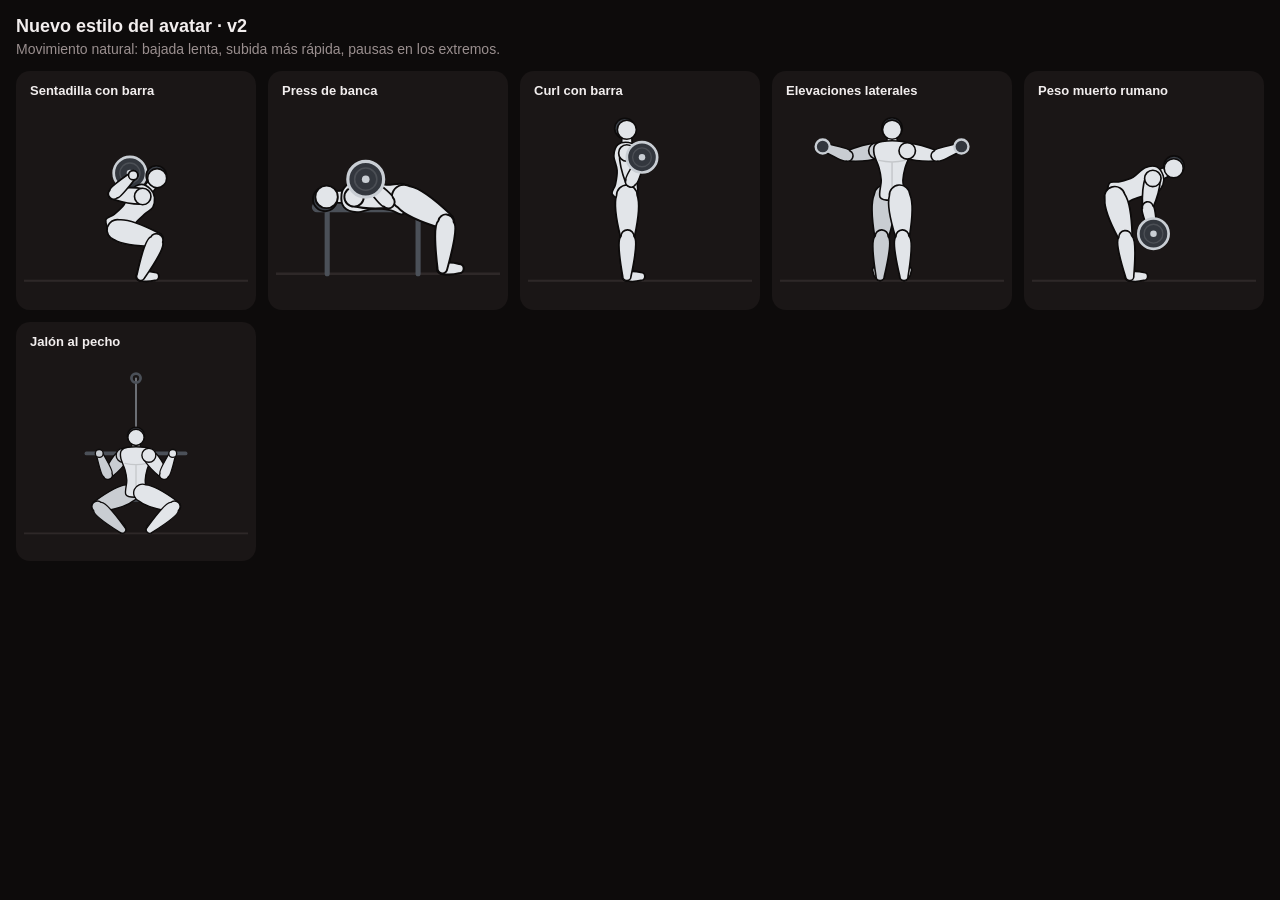
<file: avatar-preview.html>
<!doctype html><html lang="es"><head><meta charset="utf-8"><meta name="viewport" content="width=device-width,initial-scale=1"><title>Avatar Gym</title>
<style>:root{--ac:#c9ced4}body{background:#0d0b0b;color:#f2eeee;font:14px -apple-system,Segoe UI,sans-serif;margin:0;padding:16px}h1{font-size:18px;margin:0 0 4px}p{color:#9a8f8f;margin:0 0 14px}.g{display:grid;grid-template-columns:repeat(auto-fit,minmax(220px,1fr));gap:12px}.c{background:#1a1616;border-radius:14px;padding:8px}.c b{display:block;font-size:13px;margin:4px 6px}.a{height:200px}</style></head><body>
<h1>Nuevo estilo del avatar · v2</h1><p>Movimiento natural: bajada lenta, subida más rápida, pausas en los extremos.</p><div class="g" id="g"></div>
<script>// Avatar animado de ejercicios: figura 2D con cinemática inversa.
// Ángulos: 0 = abajo, 90 = adelante (derecha), 180 = arriba, 270 = atrás.
// Cada postura: t (torso), H1/H2 (mano respecto al hombro), F1/F2 (tobillo respecto a la cadera),
// eb/kb (lado al que se doblan codo/rodilla), ft1/ft2 (ángulo del pie). v:'f' = vista de frente.
const BL = { t: 46, n: 6, hr: 8.5, ua: 27, fa: 25, th: 38, sh: 37, ft: 13 };
const dv = a => [Math.sin(a * Math.PI / 180), Math.cos(a * Math.PI / 180)];
const ad = (p, v, s = 1) => [p[0] + v[0] * s, p[1] + v[1] * s];
function ik(s, t, l1, l2, b) {
  const dx = t[0] - s[0], dy = t[1] - s[1], d = Math.hypot(dx, dy) || .001;
  const dd = Math.min(l1 + l2 - .01, Math.max(Math.abs(l1 - l2) + .01, d));
  const ux = dx / d, uy = dy / d;
  const a = Math.acos((l1 * l1 + dd * dd - l2 * l2) / (2 * l1 * dd)) * b, c = Math.cos(a), si = Math.sin(a);
  return [[s[0] + (ux * c - uy * si) * l1, s[1] + (ux * si + uy * c) * l1], [s[0] + ux * dd, s[1] + uy * dd]];
}
function rigPose(P, sp) {
  const fr = sp.v === 'f', hip = [0, 0], sh = ad(hip, dv(P.t), sp.tl || BL.t), hd = ad(sh, dv(P.hd ?? P.t), BL.n + BL.hr);
  const sj = ad(sh, dv(P.t), fr ? -5 : -7);
  const S1 = fr ? ad(sj, [14, 0]) : sj, S2 = fr ? ad(sj, [-14, 0]) : sj, P1 = fr ? [7, 0] : hip, P2 = fr ? [-7, 0] : hip;
  // rel: manos medidas respecto al tronco (giran con él), p. ej. barra apoyada en la espalda
  const rot = v => { if (!(P.rel || sp.rel)) return v; const d = (P.t - 180) * Math.PI / 180, c = Math.cos(d), s = Math.sin(d); return [v[0] * c + v[1] * s, v[1] * c - v[0] * s]; };
  const H2 = rot(P.H2 || P.H1), F2 = P.F2 || P.F1, mx = v => fr ? [-v[0], v[1]] : v;
  P = Object.assign({}, P, { H1: rot(P.H1) });
  const eb = P.eb ?? 1, kb = P.kb ?? -1, eb2 = P.eb2 ?? eb, kb2 = P.kb2 ?? kb;
  const [e1, h1] = ik(S1, ad(S1, P.H1), BL.ua, BL.fa, eb), [e2, h2] = ik(S2, ad(S2, mx(H2)), BL.ua, BL.fa, fr ? -eb2 : eb2);
  const [k1, an1] = ik(P1, ad(P1, P.F1), BL.th, BL.sh, kb), [k2, an2] = ik(P2, ad(P2, mx(F2)), BL.th, BL.sh, fr ? -kb2 : kb2);
  const f1 = P.ft1 ?? 90, f2 = P.ft2 ?? f1;
  const toe1 = ad(an1, dv(fr ? 150 : f1), fr ? 7 : BL.ft), toe2 = ad(an2, dv(fr ? -150 : f2), fr ? 7 : BL.ft);
  return { hip, sh, hd, S1, S2, P1, P2, e1, h1, e2, h2, k1, an1, k2, an2, toe1, toe2, hm: [(h1[0] + h2[0]) / 2, (h1[1] + h2[1]) / 2] };
}
function anchorJ(J, sp) {
  const [k, x, y] = sp.anc || ['an1', 100, 160], o = J[k], dx = x - o[0], dy = y - o[1];
  for (const n in J) J[n] = [J[n][0] + dx, J[n][1] + dy];
  return J;
}
function placePose(P, sp) { return anchorJ(rigPose(P, sp), sp); }
// Postura intermedia natural: se interpolan los ÁNGULOS de cada articulación (los huesos giran, no se deslizan)
const angOf = (a, b) => Math.atan2(b[0] - a[0], b[1] - a[1]);
const lerpAng = (a, b, u) => { let d = b - a; while (d > Math.PI) d -= 2 * Math.PI; while (d < -Math.PI) d += 2 * Math.PI; return a + d * u; };
function poseAt(sp, u) {
  if (!sp._JA) { sp._JA = rigPose(sp.A, sp); sp._JB = rigPose(sp.B, sp); }
  const A = sp._JA, B = sp._JB, fr = sp.v === 'f', L = (a, b) => a + (b - a) * u;
  const t = L(sp.A.t ?? 180, sp.B.t ?? 180), hdA = L(sp.A.hd ?? sp.A.t ?? 180, sp.B.hd ?? sp.B.t ?? 180);
  const hip = [0, 0], sh = ad(hip, dv(t), sp.tl || BL.t), hd = ad(sh, dv(hdA), BL.n + BL.hr), sj = ad(sh, dv(t), fr ? -5 : -7);
  const J = { hip, sh, hd, S1: fr ? ad(sj, [14, 0]) : sj, S2: fr ? ad(sj, [-14, 0]) : sj, P1: fr ? [7, 0] : hip, P2: fr ? [-7, 0] : hip };
  const chain = (root, mid, end, l1, l2) => {
    const a1 = lerpAng(angOf(A[root], A[mid]), angOf(B[root], B[mid]), u), a2 = lerpAng(angOf(A[mid], A[end]), angOf(B[mid], B[end]), u);
    J[mid] = [J[root][0] + Math.sin(a1) * l1, J[root][1] + Math.cos(a1) * l1];
    J[end] = [J[mid][0] + Math.sin(a2) * l2, J[mid][1] + Math.cos(a2) * l2];
  };
  chain('S1', 'e1', 'h1', BL.ua, BL.fa); chain('S2', 'e2', 'h2', BL.ua, BL.fa);
  chain('P1', 'k1', 'an1', BL.th, BL.sh); chain('P2', 'k2', 'an2', BL.th, BL.sh);
  const fl = fr ? 7 : BL.ft;
  [['an1', 'toe1'], ['an2', 'toe2']].forEach(([a, b]) => { const g = lerpAng(angOf(A[a], A[b]), angOf(B[a], B[b]), u); J[b] = [J[a][0] + Math.sin(g) * fl, J[a][1] + Math.cos(g) * fl]; });
  J.hm = [(J.h1[0] + J.h2[0]) / 2, (J.h1[1] + J.h2[1]) / 2];
  return anchorJ(J, sp);
}
function lerpPose(A, B, u) {
  const o = {};
  for (const k of new Set([...Object.keys(A), ...Object.keys(B)])) {
    const a = A[k] ?? B[k], b = B[k] ?? A[k];
    o[k] = Array.isArray(a) ? a.map((v, i) => v + (b[i] - v) * u) : typeof a === 'number' ? a + (b - a) * u : a;
  }
  return o;
}
const AV = { body: '#d9dde2', far: '#7d848d', eq: '#4b5058', floor: '#2e2828' };
function ln(a, b, w, c, op = '') { return `<line x1="${a[0].toFixed(1)}" y1="${a[1].toFixed(1)}" x2="${b[0].toFixed(1)}" y2="${b[1].toFixed(1)}" stroke="${c}" stroke-width="${w}" stroke-linecap="round"${op}/>`; }
function cir(p, r, f, s = '', sw = 0) { return `<circle cx="${p[0].toFixed(1)}" cy="${p[1].toFixed(1)}" r="${r}" fill="${f}"${s ? ` stroke="${s}" stroke-width="${sw}"` : ''}/>`; }
function eqPt(J, r, dx = 0, dy = 0) { const p = typeof r === 'string' ? J[r] : r; return [p[0] + dx, p[1] + dy]; }
const FRONT_EQ = new Set(['bb', 'db', 'grip', 'wheel', 'pad']);
function drawEq(J, eq, front) {
  let s = '';
  for (const e of eq || []) {
    if (FRONT_EQ.has(e[0]) !== front) continue;
    switch (e[0]) {
      case 'ln': s += ln([e[1], e[2]], [e[3], e[4]], e[5] || 5, AV.eq); break;
      case 'box': s += `<rect x="${e[1]}" y="${e[2]}" width="${e[3]}" height="${e[4]}" rx="3" fill="${AV.eq}"/>`; break;
      case 'seg': { const a = eqPt(J, e[1], e[3], e[4]), b = eqPt(J, e[2], e[3], e[4]), L = Math.hypot(b[0] - a[0], b[1] - a[1]) || 1, u = [(b[0] - a[0]) / L, (b[1] - a[1]) / L], x = e[6] || 0; s += ln(ad(a, u, -x), ad(b, u, x), e[5] || 8, AV.eq); break; }
      case 'cab': { const p = [e[1], e[2]]; s += ln(p, eqPt(J, e[3]), 1.6, '#8a9099') + cir(p, 5, 'none', AV.eq, 3); break; }
      case 'rope': s += ln(eqPt(J, e[1]), eqPt(J, e[2]), 2.2, '#8a9099'); break;
      case 'bar': { const a = J[e[1]], b = J[e[2]], x = e[3] || 0, d = a[0] > b[0] ? 1 : -1; s += ln([a[0] + x * d, a[1]], [b[0] - x * d, b[1]], 4, AV.eq); break; }
      case 'bb': case 'bbk': { const p = eqPt(J, e[1], e[2], e[3]); s += cir(p, e[4] || 14, '#33373e', 'var(--ac)', 2.5) + cir(p, (e[4] || 14) * .62, 'none', 'rgba(255,255,255,.12)', 1.2) + cir(p, 3, 'var(--ac)'); break; }
      case 'db': { const p = eqPt(J, e[1], e[2], e[3]); s += cir(p, 6.5, '#33373e', 'var(--ac)', 2.2); break; }
      case 'wheel': { const p = eqPt(J, e[1], e[2], e[3]); s += cir(p, 9, 'none', 'var(--ac)', 3.5) + cir(p, 2.5, 'var(--ac)'); break; }
      case 'grip': s += cir(eqPt(J, e[1]), 4, AV.eq, '#0d0b0b', 1); break;
      case 'pad': s += cir(eqPt(J, e[1], e[2], e[3]), e[4] || 6, AV.eq); break;
    }
  }
  return s;
}
// ---- Figura atlética: extremidades con músculo (forma de huso) y contorno para definir cada parte ----
const SK = { body: '#e2e5e9', far: '#8e959e', line: '#0d0b0b', hair: '#3b4048', sh: 'rgba(0,0,0,.13)' };
const f1 = v => v.toFixed(1);
function nrm(a, b) { const dx = b[0] - a[0], dy = b[1] - a[1], L = Math.hypot(dx, dy) || 1; return [-dy / L, dx / L]; }
// a→b con radio r0 al inicio, rm en el vientre del músculo (posición t) y r1 al final
function limb(a, b, r0, rm, r1, t, fill) {
  const n = nrm(a, b), P = (c, r, s) => [c[0] + n[0] * r * s, c[1] + n[1] * r * s];
  const m = [a[0] + (b[0] - a[0]) * t, a[1] + (b[1] - a[1]) * t];
  const ctl = s => { const p0 = P(a, r0, s), p1 = P(b, r1, s), pm = P(m, rm, s); return [2 * pm[0] - (p0[0] + p1[0]) / 2, 2 * pm[1] - (p0[1] + p1[1]) / 2]; };
  const A0 = P(a, r0, 1), B0 = P(b, r1, 1), B1 = P(b, r1, -1), A1 = P(a, r0, -1), c1 = ctl(1), c2 = ctl(-1);
  return `<path d="M${f1(A0[0])} ${f1(A0[1])}Q${f1(c1[0])} ${f1(c1[1])} ${f1(B0[0])} ${f1(B0[1])}A${r1} ${r1} 0 0 0 ${f1(B1[0])} ${f1(B1[1])}Q${f1(c2[0])} ${f1(c2[1])} ${f1(A1[0])} ${f1(A1[1])}A${r0} ${r0} 0 0 0 ${f1(A0[0])} ${f1(A0[1])}Z" fill="${fill}" stroke="${SK.line}" stroke-width="1.5" stroke-linejoin="round"/>`;
}
// contorno suave cerrado (Catmull-Rom) a partir de puntos
function smoothPath(pts, fill) {
  const n = pts.length; let d = `M${f1(pts[0][0])} ${f1(pts[0][1])}`;
  for (let i = 0; i < n; i++) {
    const p0 = pts[(i - 1 + n) % n], p1 = pts[i], p2 = pts[(i + 1) % n], p3 = pts[(i + 2) % n];
    d += `C${f1(p1[0] + (p2[0] - p0[0]) / 6)} ${f1(p1[1] + (p2[1] - p0[1]) / 6)} ${f1(p2[0] - (p3[0] - p1[0]) / 6)} ${f1(p2[1] - (p3[1] - p1[1]) / 6)} ${f1(p2[0])} ${f1(p2[1])}`;
  }
  return `<path d="${d}Z" fill="${fill}" stroke="${SK.line}" stroke-width="1.5" stroke-linejoin="round"/>`;
}
function torsoPts(J, fr, tl) {
  const L = Math.hypot(J.sh[0] - J.hip[0], J.sh[1] - J.hip[1]) || 1, u = [(J.sh[0] - J.hip[0]) / L, (J.sh[1] - J.hip[1]) / L], nf = [-u[1], u[0]];
  const at = (s, o) => [J.hip[0] + u[0] * L * s + nf[0] * o, J.hip[1] + u[1] * L * s + nf[1] * o];
  const k = (tl || BL.t) / BL.t;
  // perfil: [posición a lo largo del tronco, distancia al eje]; positivo = pecho/abdomen, negativo = espalda/glúteo
  const prof = fr
    ? [[-.1, 0], [-.04, 11], [.3, 10], [.55, 12], [.82, 16.5], [1, 16], [1.08, 9], [1.08, -9], [1, -16], [.82, -16.5], [.55, -12], [.3, -10], [-.04, -11]]
    : [[-.12, -2], [-.02, 9.5], [.3, 9.5], [.6, 11.5], [.8, 13.5], [.98, 9], [1.06, 2], [1.02, -8], [.8, -12], [.5, -9], [.22, -10.5], [.02, -13.5]];
  return prof.map(([s, o]) => at(s / (fr ? 1 : 1) , o * (fr ? 1 : 1) * (k < 1 ? 1 : 1)));
}
function drawBody(J, sp) {
  const fr = sp.v === 'f', B = SK.body, F = fr ? '#c9cdd2' : SK.far;
  let s = '';
  const leg = (P, k, an, toe, c) =>
    limb(P, k, 9.5, 10.5, 6.5, .38, c) + limb(an, toe, 4.2, 4.6, 3.6, .5, c) + limb(k, an, 6, 7.6, 3.8, .3, c);
  const arm = (S, e, h, c) =>
    limb(S, e, 7, 7.2, 4.8, .45, c) + limb(e, h, 5, 5.6, 3.4, .28, c) + cir(h, 4.3, c, SK.line, 1.5) + cir(S, 7.6, c, SK.line, 1.5);
  // extremidades del fondo
  s += leg(J.P2, J.k2, J.an2, J.toe2, F) + arm(J.S2, J.e2, J.h2, F);
  // cuello, tronco y cabeza
  const L = Math.hypot(J.hd[0] - J.sh[0], J.hd[1] - J.sh[1]) || 1, hu = [(J.hd[0] - J.sh[0]) / L, (J.hd[1] - J.sh[1]) / L];
  s += limb(ad(J.sh, hu, -2), ad(J.sh, hu, 9), 5, 4.8, 4.5, .5, B);
  s += smoothPath(torsoPts(J, fr, sp.tl), B);
  if (fr) {
    const at = (x, y) => [J.hip[0] + x, J.hip[1] + (J.sh[1] - J.hip[1]) * y];
    s += `<path d="M${f1(at(0, .18)[0])} ${f1(at(0, .18)[1])}L${f1(at(0, .66)[0])} ${f1(at(0, .66)[1])}M${f1(at(-12, .74)[0])} ${f1(at(-12, .7)[1])}Q${f1(at(0, .64)[0])} ${f1(at(0, .64)[1])} ${f1(at(12, .7)[0])} ${f1(at(12, .7)[1])}" fill="none" stroke="${SK.sh}" stroke-width="1.4" stroke-linecap="round"/>`;
  }
  const nf = fr ? [0, 0] : [-(J.sh[1] - J.hip[1]), J.sh[0] - J.hip[0]], nl = Math.hypot(nf[0], nf[1]) || 1;
  const hairC = fr ? ad(J.hd, hu, 1.6) : [J.hd[0] - nf[0] / nl * 1.8 + hu[0] * 1.2, J.hd[1] - nf[1] / nl * 1.8 + hu[1] * 1.2];
  s += cir(hairC, 9.4, SK.hair, SK.line, 1.5) + cir(J.hd, 8.8, B, SK.line, 1.5);
  // extremidades del frente
  s += leg(J.P1, J.k1, J.an1, J.toe1, B) + arm(J.S1, J.e1, J.h1, B);
  return s;
}
function animBox(sp) {
  const pts = [];
  [0, .5, 1].forEach(u => { const J = poseAt(sp, u); for (const k in J) pts.push(J[k]); });
  (sp.eq || []).forEach(e => { if (e[0] === 'ln') pts.push([e[1], e[2]], [e[3], e[4]]); if (e[0] === 'box') pts.push([e[1], e[2]], [e[1] + e[3], e[2] + e[4]]); if (e[0] === 'cab') pts.push([e[1], e[2]]); });
  let x0 = Math.min(...pts.map(p => p[0])) - 16, x1 = Math.max(...pts.map(p => p[0])) + 16, y0 = Math.min(...pts.map(p => p[1])) - 16, y1 = Math.max(...pts.map(p => p[1])) + 14;
  const fl = floorY(sp); if (fl) y1 = Math.max(y1, fl + 8);
  const w = x1 - x0, h = y1 - y0, W = Math.max(w, h * 1.25), H = Math.max(h, W / 1.9);
  return [x0 - (W - w) / 2, y0 - (H - h) / 2, W, H];
}
function floorY(sp) {
  if (sp.fl === 0) return 0;
  if (typeof sp.fl === 'number') return sp.fl;
  const keys = sp.fl || ['toe1', 'an1'];
  let m = -1e9;
  [0, 1].forEach(u => { const J = placePose(u ? sp.B : sp.A, sp); keys.forEach(k => m = Math.max(m, J[k][1])); });
  return m + 4;
}
function animFrame(sp, u, box) {
  const J = poseAt(sp, u), fl = sp._fl;
  return (fl ? ln([box[0] - 20, fl], [box[0] + box[2] + 20, fl], 2, AV.floor) : '') + drawEq(J, sp.eq, false) + drawBody(J, sp) + drawEq(J, sp.eq, true);
}
function animSpec(id) {
  const raw = (typeof ANIMS !== 'undefined' && ANIMS[id]) || ANIMS._default;
  const sp = Object.assign({ id }, raw);
  sp.A = Object.assign({}, raw.base || {}, raw.A); sp.B = Object.assign({}, raw.base || {}, raw.B || raw.A);
  sp._fl = floorY(sp);
  return sp;
}
function animSVG(id, u = 0) {
  const sp = animSpec(id), box = animBox(sp);
  return `<svg viewBox="${box.map(v => v.toFixed(1)).join(' ')}" preserveAspectRatio="xMidYMid meet" style="width:100%;height:100%;display:block">${animFrame(sp, u, box)}</svg>`;
}
function playAnim(el, id) {
  if (!el) return;
  const sp = animSpec(id), box = animBox(sp), t0 = performance.now();
  const svg = document.createElementNS('http://www.w3.org/2000/svg', 'svg');
  svg.setAttribute('viewBox', box.map(v => v.toFixed(1)).join(' '));
  svg.setAttribute('preserveAspectRatio', 'xMidYMid meet');
  svg.style.cssText = 'width:100%;height:100%;display:block';
  el.innerHTML = ''; el.appendChild(svg);
  let last = 0;
  const step = now => {
    if (!el.isConnected) return;
    if (now - last > 30) {
      last = now;
      svg.innerHTML = animFrame(sp, animPhase(sp, now - t0), box);
    }
    requestAnimationFrame(step);
  };
  requestAnimationFrame(step);
}

// Ritmo natural: la fase de bajada (excéntrica) es lenta y la de subida (concéntrica) más rápida,
// con una pausa breve en cada extremo. Curva de mínimo tirón (como se mueve una persona).
const smooth5 = x => x * x * x * (10 + x * (6 * x - 15));
function animPhase(sp, ms) {
  const up = sp.up || (typeof ANIM_UP !== 'undefined' && ANIM_UP.has(sp.id));
  const slow = 1500, fast = 950, holdB = up ? 380 : 250, holdA = 450;
  const dAB = sp.dur ? sp.dur / 2 : up ? fast : slow, dBA = sp.dur ? sp.dur / 2 : up ? slow : fast;
  const T = dAB + holdB + dBA + holdA, m = ms % T;
  if (m < dAB) return smooth5(m / dAB);
  if (m < dAB + holdB) return 1;
  if (m < dAB + holdB + dBA) return 1 - smooth5((m - dAB - holdB) / dBA);
  return 0;
}
// Posturas de cada ejercicio para el avatar (ver anim.js). A = inicio, B = punto final del movimiento.
const BENCH = (x1, x2, y, fl = 164) => [['ln', x1, y, x2, y, 8], ['ln', x1 + 8, y, x1 + 8, fl, 4], ['ln', x2 - 8, y, x2 - 8, fl, 4]];
const SEAT = (x1, x2, y) => [['ln', x1, y, x2, y, 7], ['ln', (x1 + x2) / 2, y, (x1 + x2) / 2, 164, 4]];
const BACKREST = (dx = -7, dy = 0) => ['seg', 'hip', 'sh', dx, dy, 8, 4];
const STAND = { t: 180, H1: [4, 51], F1: [0, 75] };
const SIT = { t: 180, F1: [36, 38] };
const LIE = { anc: ['sh', 70, 104], base: { t: 270, F1: [30, 56] }, fl: ['an1'] };
const KNEEL = { F1: [-37, 38], ft1: -100 };
const PUSHUP = { anc: ['an1', 30, 146], fl: ['h1'], base: { ft1: 20 }, A: { t: 114, F1: [-68, 30], H1: [0, 50] }, B: { t: 97, F1: [-74, 9], H1: [-9, 15] } };

// Ejercicios donde ir de A a B es la fase de esfuerzo (concéntrica): se hace más rápido que la vuelta.
const ANIM_UP = new Set(['aperturas_polea', 'pec_deck', 'jalon_pecho', 'dominadas', 'remo_pecho_apoyado', 'remo_polea', 'remo_barra', 'remo_mancuerna',
  'remo_maquina', 'pullover_polea', 'remo_invertido', 'remo_toalla', 'elev_lat', 'elev_lat_polea', 'face_pull', 'pajaros', 'curl_barra', 'curl_martillo',
  'curl_inclinado', 'curl_bayesian', 'curl_predicador', 'ext_tricep_cabeza', 'ext_tricep_polea_alta', 'jalon_triceps', 'step_up', 'ext_cuadriceps',
  'curl_femoral_sentado', 'curl_femoral_acostado', 'hip_thrust', 'puente_gluteo', 'puente_una_pierna', 'abduccion_maq', 'patada_gluteo', 'gemelo_pie',
  'gemelo_prensa', 'crunch_polea', 'crunch', 'elev_piernas']);
const ANIMS = {
  _default: { base: STAND, A: {}, B: { t: 178 } },

  // ---------- PECHO ----------
  press_banca: { ...LIE, A: { H1: [0, -50] }, B: { H1: [6, -6] }, eq: [...BENCH(48, 135, 112), ['bb', 'h1']] },
  press_cerrado: { ...LIE, A: { H1: [0, -50] }, B: { H1: [10, -6] }, eq: [...BENCH(48, 135, 112), ['bb', 'h1']] },
  press_mancuernas: { ...LIE, A: { H1: [0, -50] }, B: { H1: [4, -4] }, eq: [...BENCH(48, 135, 112), ['db', 'h1']] },
  press_inclinado: { anc: ['hip', 120, 122], fl: ['an1'], base: { t: 240, F1: [32, 38] }, A: { H1: [-2, -50] }, B: { H1: [6, -6] },
    eq: [['seg', 'hip', 'sh', -3.5, 6, 8, 8], ['ln', 116, 129, 148, 129, 7], ['ln', 110, 130, 110, 164, 4], ['db', 'h1']] },
  press_maquina: { anc: ['hip', 90, 124], base: { ...SIT, t: 183 }, A: { H1: [50, 2] }, B: { H1: [14, 6] },
    eq: [BACKREST(), ...SEAT(70, 118, 131), ['ln', 158, 40, 158, 164, 5], ['grip', 'h1']] },
  press_inclinado_maq: { anc: ['hip', 90, 124], base: { ...SIT, t: 195 }, A: { H1: [38, -34] }, B: { H1: [10, -4] },
    eq: [['seg', 'hip', 'sh', -7, -2, 8, 4], ...SEAT(70, 118, 131), ['ln', 158, 20, 158, 164, 5], ['grip', 'h1']] },
  aperturas_polea: { v: 'f', anc: ['an1', 111, 160], base: { t: 180, F1: [4, 75] }, A: { H1: [48, -8] }, B: { H1: [-8, 30] },
    eq: [['cab', 192, 28, 'h1'], ['cab', 30, 28, 'h2'], ['grip', 'h1'], ['grip', 'h2']] },
  pec_deck: { v: 'f', anc: ['hip', 100, 120], base: { t: 180, F1: [8, 44] }, A: { H1: [46, -16] }, B: { H1: [-8, 4] },
    eq: [['ln', 80, 126, 120, 126, 7], ['ln', 40, 20, 40, 164, 4], ['ln', 160, 20, 160, 164, 4], ['ln', 40, 20, 160, 20, 4], ['pad', 'h1', 0, 0, 5], ['pad', 'h2', 0, 0, 5]] },
  aperturas_manc: { v: 'f', fl: 0, anc: ['hip', 100, 110], base: { t: 180, F1: [4, 75] }, A: { H1: [-8, 22] }, B: { H1: [50, 6] },
    eq: [['box', 86, 44, 28, 110], ['db', 'h1'], ['db', 'h2']] },
  flexiones: { ...PUSHUP },
  flexiones_incl: { anc: ['an1', 30, 118], fl: ['h1'], base: { ft1: 30 }, A: { t: 85, F1: [-75, -6], H1: [0, 50] }, B: { t: 77, F1: [-73, -17], H1: [3, 33] },
    eq: [['box', 8, 123, 40, 60]] },
  fondos: { anc: ['h1', 120, 90], fl: 0, base: { t: 172, F1: [-18, 62], kb: 1 }, A: { H1: [2, 50] }, B: { H1: [10, 22] },
    eq: [['ln', 95, 92, 150, 92, 6], ['ln', 140, 92, 140, 175, 4]] },

  // ---------- ESPALDA ----------
  jalon_pecho: { v: 'f', anc: ['hip', 100, 125], fl: ['an1'], base: { t: 180, F1: [8, 40] }, A: { H1: [22, -48] }, B: { H1: [26, -2] },
    eq: [['ln', 80, 131, 120, 131, 7], ['cab', 100, 0, 'hm'], ['bar', 'h1', 'h2', 14]] },
  dominadas: { v: 'f', anc: ['h1', 138, 30], fl: 0, A: { t: 180, H1: [24, -48], F1: [2, 74] }, B: { t: 180, H1: [24, -8], F1: [6, 70] },
    eq: [['ln', 50, 30, 152, 30, 5]] },
  remo_pecho_apoyado: { anc: ['hip', 95, 112], fl: ['an1'], base: { t: 130, F1: [-34, 62] }, A: { H1: [2, 50] }, B: { H1: [-20, 22] },
    eq: [['seg', 'hip', 'sh', 5, 8, 9, 6], ['ln', 108, 128, 104, 164, 4], ['db', 'h1']] },
  remo_polea: { anc: ['hip', 70, 140], fl: 152, base: { F1: [70, -6] }, A: { t: 160, H1: [50, 4] }, B: { t: 185, H1: [6, 22] },
    eq: [['ln', 45, 147, 95, 147, 7], ['ln', 150, 115, 150, 150, 5], ['cab', 192, 138, 'h1'], ['grip', 'h1']] },
  remo_barra: { base: { t: 130, F1: [14, 72] }, A: { H1: [2, 50] }, B: { H1: [-14, 28] }, eq: [['bb', 'h1']] },
  remo_mancuerna: { anc: ['an1', 88, 160], base: { t: 100, F1: [0, 70], F2: [-26, 48], H2: [4, 42] }, A: { H1: [0, 50] }, B: { H1: [-18, 22] },
    eq: [...BENCH(55, 165, 144), ['db', 'h1']] },
  remo_maquina: { anc: ['hip', 90, 124], base: { ...SIT, t: 185 }, A: { H1: [48, 4] }, B: { H1: [2, 14] },
    eq: [...SEAT(70, 118, 131), ['ln', 113, 74, 113, 104, 8], ['ln', 158, 40, 158, 164, 5], ['grip', 'h1']] },
  pullover_polea: { base: { t: 155, F1: [6, 75] }, A: { H1: [28, -42] }, B: { H1: [12, 48] }, eq: [['cab', 192, 10, 'h1'], ['grip', 'h1']] },
  remo_invertido: { anc: ['h1', 150, 90], fl: ['an1'], base: { ft1: 198 }, A: { t: 108, F1: [-71, 23], H1: [0, -50] }, B: { t: 123, F1: [-63, 41], H1: [6, -16] },
    eq: [['ln', 150, 94, 150, 180, 4], ['pad', [150, 90], 0, 0, 4]] },
  remo_toalla: { A: { t: 200, F1: [26, 70], H1: [50, -4] }, B: { t: 188, F1: [10, 74], H1: [12, 12] },
    eq: [['ln', 184, 15, 184, 164, 5], ['rope', 'h1', [184, 80]]] },

  // ---------- HOMBROS ----------
  press_militar_manc: { anc: ['hip', 95, 124], base: SIT, A: { H1: [2, -50] }, B: { H1: [8, -4] }, eq: [BACKREST(), ...SEAT(75, 115, 131), ['db', 'h1']] },
  press_hombro_maq: { anc: ['hip', 95, 124], base: SIT, A: { H1: [2, -50] }, B: { H1: [10, -2] }, eq: [BACKREST(), ...SEAT(75, 115, 131), ['ln', 150, 10, 150, 164, 5], ['grip', 'h1']] },
  elev_lat: { v: 'f', anc: ['an1', 111, 160], base: { t: 180, F1: [4, 75] }, A: { H1: [10, 50] }, B: { H1: [50, -4] }, eq: [['db', 'h1'], ['db', 'h2']] },
  elev_lat_polea: { v: 'f', anc: ['an1', 111, 160], base: { t: 180, F1: [4, 75], H2: [10, 50] }, A: { H1: [-8, 48] }, B: { H1: [50, -4] }, eq: [['cab', 30, 158, 'h1'], ['grip', 'h1']] },
  face_pull: { base: { t: 175, F1: [-4, 75], F2: [-20, 72] }, A: { H1: [48, -12] }, B: { H1: [10, -26] }, eq: [['cab', 192, 40, 'h1'], ['grip', 'h1']] },
  pajaros: { v: 'f', tl: 24, anc: ['an1', 111, 160], base: { t: 180, F1: [4, 74] }, A: { H1: [6, 48] }, B: { H1: [48, 6] }, eq: [['db', 'h1'], ['db', 'h2']] },

  // ---------- BÍCEPS ----------
  curl_barra: { base: STAND, A: { H1: [8, 50] }, B: { H1: [14, 4] }, eq: [['bb', 'h1']] },
  curl_martillo: { base: STAND, A: { H1: [8, 50] }, B: { H1: [14, 4] }, eq: [['db', 'h1']] },
  curl_inclinado: { anc: ['hip', 100, 124], base: { ...SIT, t: 215 }, A: { H1: [-2, 51] }, B: { H1: [10, 4] },
    eq: [['seg', 'hip', 'sh', -5.7, 4, 8, 6], ...SEAT(95, 135, 131), ['db', 'h1']] },
  curl_bayesian: { base: { t: 180, F1: [-12, 74], F2: [16, 73] }, A: { H1: [-18, 49] }, B: { H1: [3, 4] }, eq: [['cab', 15, 150, 'h1'], ['grip', 'h1']] },
  curl_predicador: { anc: ['hip', 85, 125], base: { t: 170, F1: [34, 40] }, A: { H1: [33, 40] }, B: { H1: [22, -4] },
    eq: [['ln', 97, 92, 118, 116, 8], ['ln', 112, 118, 112, 164, 4], ...SEAT(65, 100, 131), ['bb', 'h1']] },
  curl_toalla: { base: STAND, A: { H1: [12, 10] }, B: { H1: [10, 6] }, eq: [['rope', 'h1', 'toe1']] },

  // ---------- TRÍCEPS ----------
  ext_tricep_cabeza: { anc: ['hip', 95, 124], base: SIT, A: { H1: [-4, -4] }, B: { H1: [6, -51] }, eq: [BACKREST(), ...SEAT(75, 115, 131), ['db', 'h1']] },
  ext_tricep_polea_alta: { base: { t: 155, F1: [10, 74], F2: [-14, 74] }, A: { H1: [-2, -4] }, B: { H1: [26, -45] }, eq: [['cab', 30, 60, 'h1'], ['grip', 'h1']] },
  jalon_triceps: { base: { t: 174, F1: [0, 75] }, A: { H1: [10, 4] }, B: { H1: [8, 51] }, eq: [['cab', 135, 8, 'h1'], ['grip', 'h1']] },
  fondos_banco: { anc: ['h1', 90, 112], fl: ['an1'], base: { t: 180, ft1: 160 }, A: { H1: [-10, 50], F1: [70, 54] }, B: { H1: [-14, 22], F1: [66, 26] },
    eq: [['ln', 35, 114, 92, 114, 8], ['ln', 43, 114, 43, 175, 4]] },
  flexiones_diamante: { ...PUSHUP },

  // ---------- CUÁDRICEPS ----------
  sentadilla: { rel: 1, base: { H1: [-19, -10], eb: -1 }, A: { t: 178, F1: [2, 75] }, B: { t: 136, F1: [21, 34] }, eq: [['bbk', 'h1', -3, -2, 15]] },
  sentadilla_goblet: { A: { t: 180, F1: [0, 75], H1: [12, 14] }, B: { t: 150, F1: [19, 35], H1: [14, 16] }, eq: [['db', 'h1']] },
  sentadilla_corporal: { A: { t: 180, F1: [0, 75], H1: [4, 51] }, B: { t: 145, F1: [19, 35], H1: [50, 4] } },
  sentadilla_hack: { anc: ['an1', 110, 160], base: { t: 200, H1: [4, -8] }, A: { F1: [26, 70] }, B: { F1: [42, 22] },
    eq: [['seg', 'hip', 'sh', -7, -3, 9, 14], ['pad', 'sh', -2, -6, 5], ['grip', 'h1']] },
  prensa: { anc: ['hip', 70, 130], fl: 150, base: { t: 240, H1: [20, 22], ft1: 225 }, A: { F1: [53, -53] }, B: { F1: [32, -32] },
    eq: [['seg', 'hip', 'sh', -3.5, 6, 9, 8], ['ln', 55, 138, 85, 138, 8], ['ln', 70, 140, 70, 150, 5], ['seg', 'an1', 'toe1', 0, 0, 6, 10]] },
  bulgara: { anc: ['an1', 115, 160], base: { ft2: -90, H1: [4, 51] }, A: { t: 180, F1: [10, 74], F2: [-65, 31] }, B: { t: 168, F1: [22, 48], F2: [-53, 6] },
    eq: [...BENCH(22, 66, 126), ['db', 'h1']] },
  zancadas: { anc: ['an1', 130, 160], base: { ft2: 30, H1: [4, 51] }, A: { t: 180, F1: [26, 72], F2: [-38, 58] }, B: { t: 178, F1: [30, 42], F2: [-40, 32] },
    eq: [['db', 'h1']] },
  step_up: { anc: ['an1', 128, 124], fl: 164, base: { H1: [4, 51] }, A: { t: 172, F1: [28, 34], F2: [-5, 70] }, B: { t: 180, F1: [3, 72], F2: [-6, 60] },
    eq: [['box', 112, 127, 55, 37]] },
  ext_cuadriceps: { anc: ['hip', 85, 120], base: { t: 192, H1: [10, 20] }, A: { F1: [38, 37] }, B: { F1: [74, -8] },
    eq: [BACKREST(), ['ln', 70, 128, 125, 128, 8], ['ln', 110, 128, 110, 164, 4], ['pad', 'an1', 5, -5, 6]] },

  // ---------- FEMORAL ----------
  peso_muerto_rumano: { A: { t: 180, F1: [0, 75], H1: [4, 51] }, B: { t: 105, F1: [16, 73], H1: [0, 51] }, eq: [['bb', 'h1']] },
  curl_femoral_sentado: { anc: ['hip', 85, 120], base: { t: 188, H1: [10, 20] }, A: { F1: [74, -4] }, B: { F1: [25, 35] },
    eq: [BACKREST(), ['ln', 70, 128, 125, 128, 8], ['ln', 100, 128, 100, 164, 4], ['ln', 105, 108, 128, 108, 7], ['pad', 'an1', -2, 6, 6]] },
  curl_femoral_acostado: { anc: ['hip', 80, 110], base: { t: 90, hd: 90, H1: [24, 38] }, A: { F1: [-75, 2] }, B: { F1: [-25, -35] },
    eq: [...BENCH(30, 150, 118), ['pad', 'an1', 2, -7, 6]] },
  curl_nordico: { anc: ['k1', 80, 155], fl: 161, base: { ...KNEEL }, A: { t: 180, H1: [10, 14] }, B: { t: 128, F1: [-66, 24], H1: [24, 36] },
    eq: [['pad', 'an1', 0, -7, 5]] },

  // ---------- GLÚTEOS ----------
  hip_thrust: { anc: ['sh', 60, 110], fl: ['an1'], base: { H1: [-30, 8], eb: -1 }, A: { t: 235, F1: [35, 20] }, B: { t: 270, F1: [29, 48] },
    eq: [...BENCH(15, 64, 116), ['bb', 'hip', 0, -9]] },
  puente_gluteo: { anc: ['sh', 55, 150], fl: ['an1'], base: { H1: [50, 4] }, A: { t: 270, F1: [37, 6] }, B: { t: 304, F1: [45, 32] } },
  puente_una_pierna: { anc: ['sh', 55, 150], fl: ['an1'], base: { H1: [50, 4] }, A: { t: 270, F1: [37, 6], F2: [55, -45] }, B: { t: 304, F1: [45, 32], F2: [60, -40] } },
  abduccion_maq: { v: 'f', anc: ['hip', 100, 118], fl: ['an1'], base: { t: 180, H1: [14, 40] }, A: { F1: [4, 46] }, B: { F1: [26, 44] },
    eq: [['ln', 75, 124, 125, 124, 7], ['pad', 'k1', 6, 0, 5], ['pad', 'k2', -6, 0, 5]] },
  patada_gluteo: { anc: ['an2', 100, 160], base: { t: 160, F2: [0, 75], H1: [42, 18] }, A: { F1: [4, 72] }, B: { F1: [-60, 30] },
    eq: [['cab', 20, 158, 'an1'], ['ln', 152, 40, 152, 164, 5], ['grip', 'h1']] },

  // ---------- PANTORRILLA ----------
  gemelo_pie: { anc: ['toe1', 115, 150], fl: 164, base: { t: 180, F1: [0, 75], H1: [4, 51] }, A: { ft1: 110 }, B: { ft1: 55 },
    eq: [['box', 105, 152, 55, 12], ['db', 'h1']] },
  gemelo_prensa: { anc: ['hip', 70, 130], fl: 150, base: { t: 240, H1: [20, 22], F1: [53, -53] }, A: { ft1: 240 }, B: { ft1: 200 },
    eq: [['seg', 'hip', 'sh', -3.5, 6, 9, 8], ['ln', 55, 138, 85, 138, 8], ['ln', 70, 140, 70, 150, 5], ['seg', 'an1', 'toe1', 0, 0, 6, 10]] },

  // ---------- ABDOMEN ----------
  crunch_polea: { anc: ['k1', 100, 158], fl: 164, base: { ...KNEEL }, A: { t: 170, H1: [6, -12] }, B: { t: 100, H1: [14, 0] }, eq: [['cab', 150, 5, 'h1'], ['grip', 'h1']] },
  plancha: { anc: ['an1', 30, 152], fl: ['h1'], base: { ft1: 15, H1: [24, 27] }, A: { t: 102, F1: [-73, 16] }, B: { t: 100, F1: [-74, 13] }, dur: 4000 },
  crunch: { anc: ['hip', 100, 154], fl: 161, base: { F1: [40, 4] }, A: { t: 270, H1: [-10, -6] }, B: { t: 240, H1: [-10, -10] } },
  elev_piernas: { anc: ['h1', 100, 22], fl: 0, base: { t: 180, H1: [2, -51] }, A: { F1: [2, 75] }, B: { F1: [72, -6] }, eq: [['ln', 60, 22, 150, 22, 5]] },
  rueda: { anc: ['k1', 60, 155], fl: 162, base: { ft1: -100 }, A: { t: 120, F1: [-42, 36], H1: [5, 53] }, B: { t: 100, F1: [-66, 24], H1: [46, 26] }, eq: [['wheel', 'h1', 0, 4]] },
};

const N={sentadilla:'Sentadilla con barra',press_banca:'Press de banca',curl_barra:'Curl con barra',elev_lat:'Elevaciones laterales',peso_muerto_rumano:'Peso muerto rumano',jalon_pecho:'Jalón al pecho'};document.getElementById('g').innerHTML=['sentadilla','press_banca','curl_barra','elev_lat','peso_muerto_rumano','jalon_pecho'].map(i=>'<div class="c"><b>'+N[i]+'</b><div class="a" id="a_'+i+'"></div></div>').join('');
['sentadilla','press_banca','curl_barra','elev_lat','peso_muerto_rumano','jalon_pecho'].forEach(i=>playAnim(document.getElementById('a_'+i),i));
</script></body></html>
</file>
